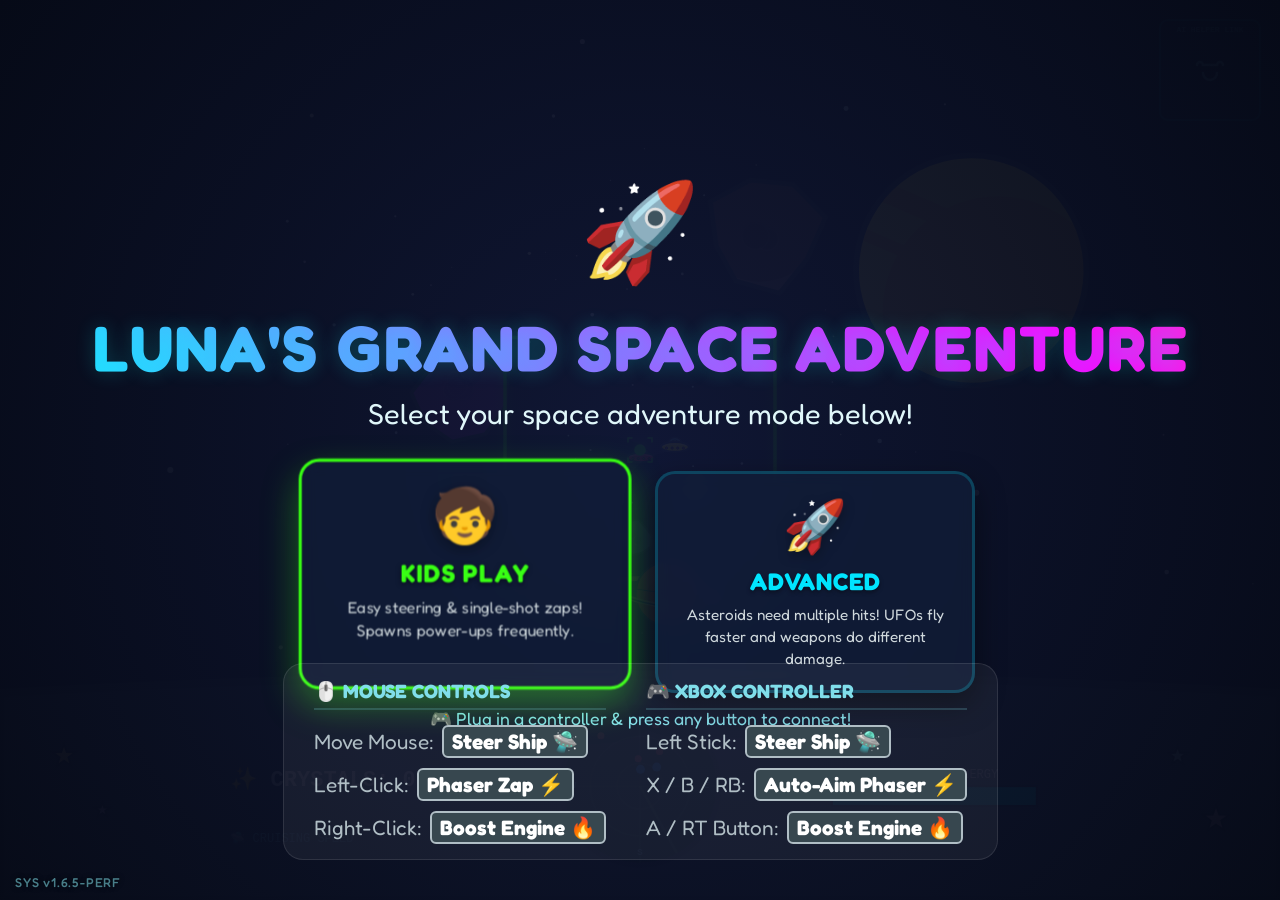
<file: index.html>
<!DOCTYPE html>
<html lang="en">
<head>
    <meta charset="UTF-8">
    <meta name="viewport" content="width=device-width, initial-scale=1.0, user-scalable=no">
    <title>🛸 Luna's Grand Space Adventure! 🛸</title>
    <meta name="description" content="A simple, colorful, first-person space flight simulator game designed for kids. Perfect for a monitor window in a rocket playset.">
    <link rel="stylesheet" href="style.css">
</head>
<body>

    <!-- Start Overlay Screen to enable browser Audio Context on click -->
    <div id="startOverlay">
        <div class="title-container">
            <div class="rocket-icon">🚀</div>
            <h1>LUNA'S GRAND SPACE ADVENTURE</h1>
            <p class="subtitle">Select your space adventure mode below!</p>
            
            <div class="mode-select-container">
                <button class="mode-btn child-mode" onclick="launchRocket('child', event)">
                    <div class="mode-emoji">🧒</div>
                    <div class="mode-title">KIDS PLAY</div>
                    <p class="mode-desc">Easy steering & single-shot zaps! Spawns power-ups frequently.</p>
                </button>
                <button class="mode-btn advanced-mode" onclick="launchRocket('advanced', event)">
                    <div class="mode-emoji">🚀</div>
                    <div class="mode-title">ADVANCED</div>
                    <p class="mode-desc">Asteroids need multiple hits! UFOs fly faster and weapons do different damage.</p>
                </button>
            </div>
            <p id="controllerHint" style="font-size: 1.1rem; color: #80deea; margin: 15px 0 0 0;">🎮 Plug in a controller & press any button to connect!</p>
            <div id="gamepadIndicator" style="display: none; color: #39ff14; font-size: 1.3rem; font-weight: bold; margin-top: 25px; text-shadow: 0 0 10px rgba(57,255,20,0.4); animation: pulse 1.5s infinite;">🎮 XBOX CONTROLLER CONNECTED! READY TO FLY!</div>
        </div>

        <div class="controls-guide">
            <div class="guide-group mouse-guide">
                <h3>🖱️ MOUSE CONTROLS</h3>
                <div class="guide-item">
                    <span>Move Mouse:</span>
                    <span class="mouse-btn">Steer Ship 🛸</span>
                </div>
                <div class="guide-item">
                    <span>Left-Click:</span>
                    <span class="mouse-btn">Phaser Zap ⚡</span>
                </div>
                <div class="guide-item">
                    <span>Right-Click:</span>
                    <span class="mouse-btn">Boost Engine 🔥</span>
                </div>
            </div>

            <div class="guide-group">
                <h3>🎮 XBOX CONTROLLER</h3>
                <div class="guide-item">
                    <span>Left Stick:</span>
                    <span class="mouse-btn">Steer Ship 🛸</span>
                </div>
                <div class="guide-item">
                    <span>X / B / RB:</span>
                    <span class="mouse-btn">Auto-Aim Phaser ⚡</span>
                </div>
                <div class="guide-item">
                    <span>A / RT Button:</span>
                    <span class="mouse-btn">Boost Engine 🔥</span>
                </div>
            </div>

            <div class="guide-group touch-guide">
                <h3>📱 TOUCH CONTROLS</h3>
                <div class="guide-item">
                    <span>Left Thumb:</span>
                    <span class="mouse-btn">Steer Joy 🕹️</span>
                </div>
                <div class="guide-item">
                    <span>FIRE Button:</span>
                    <span class="mouse-btn">Phaser Zap ⚡</span>
                </div>
                <div class="guide-item">
                    <span>BOOST Button:</span>
                    <span class="mouse-btn">Boost Engine 🔥</span>
                </div>
            </div>
        </div>
    </div>

    <!-- Gameplay Screen Canvas -->
    <canvas id="gameCanvas"></canvas>

    <!-- Game Over and High Score Overlay -->
    <div id="gameOverOverlay" class="hidden">
        <div class="game-over-container">
            <h1 class="game-over-title">🚀 GAME OVER 🚀</h1>
            <p id="gameOverScore" class="game-over-score">Score: 0 Crystals</p>
            
            <!-- High Score Submission Form (only visible if user qualifies) -->
            <div id="highScoreInputContainer" class="hidden">
                <p class="congrats-text">🎉 NEW HIGH SCORE! 🎉</p>
                <div class="input-row">
                    <input type="text" id="playerNameInput" placeholder="Enter Astronaut Name" maxlength="15">
                    <button id="submitScoreBtn" onclick="submitHighScore()">SUBMIT 💫</button>
                </div>
            </div>
            
            <!-- High Scores Board -->
            <div class="high-scores-board">
                <h2>🏆 TOP ASTRONAUTS 🏆</h2>
                <ol id="highScoresList">
                    <!-- Loaded dynamically -->
                </ol>
            </div>
            
            <button class="play-again-btn" id="playAgainButton" onclick="restartGame()">PLAY AGAIN 🔄</button>
        </div>
    </div>

    <!-- Touch Controls Gamepad Overlay -->
    <div id="touchControls">
        <div id="joystickContainer">
            <div id="joystickKnob"></div>
        </div>
        <div id="touchButtons">
            <button id="btnBoost" class="touch-btn boost-btn">BOOST</button>
            <button id="btnFire" class="touch-btn fire-btn">FIRE</button>
        </div>
    </div>

    <!-- Version Tag in the bottom left -->
    <div id="gameVersionTag" style="position: absolute; bottom: 10px; left: 15px; color: rgba(128, 222, 234, 0.55); font-family: 'Fredoka', sans-serif; font-size: 0.8rem; z-index: 1000; pointer-events: none; text-shadow: 0 0 5px rgba(0, 0, 0, 0.8); letter-spacing: 0.8px; font-weight: 500;">SYS v1.6.5-PERF</div>

    <!-- Load Game Components in proper dependency order -->
    <script src="sounds.js?v=1.6.5"></script>
    <script src="entities.js?v=1.6.5"></script>
    <script src="cockpit.js?v=1.6.5"></script>
    <script src="game.js?v=1.6.5"></script>

    <script>
        // Detect touch capability and add class to body immediately on load
        const isTouch = ('ontouchstart' in window || navigator.maxTouchPoints > 0);
        if (isTouch) {
            document.body.classList.add('touch-device');
        }

        function launchRocket(mode, event) {
            if (event) event.stopPropagation();

            // Set the game mode
            window.gameMode = mode;
            if (window.gameInstance) {
                window.gameInstance.setMode(mode);
            }

            // Hide the startup screen overlay
            const overlay = document.getElementById('startOverlay');
            overlay.classList.add('hidden');

            // Request pointer lock on launch for direct FPS look controls (desktop only)
            if (!isTouch) {
                const canvas = document.getElementById('gameCanvas');
                if (canvas && canvas.requestPointerLock) {
                    canvas.requestPointerLock();
                }
            }

            // Initialize synthesized sound effects
            if (window.sounds) {
                try {
                    window.sounds.init();
                    window.sounds.resume();
                    
                    // Trigger a friendly chime note sequence on launch
                    setTimeout(() => {
                        window.sounds.playAlienHappy();
                    }, 200);
                } catch (e) {
                    console.error("Audio Context Init error:", e);
                }
            }
        }

        // --- High Score and Game Over Support Functions ---
        const HIGH_SCORES_KEY = 'space_high_scores';

        // Global variables to store player location metadata
        window.playerIp = '127.0.0.1';
        window.playerFlag = '🚀';
        window.hasSubmittedCurrentScore = false;

        // Asynchronously fetch player location information on load
        fetch('https://ipwho.is/')
            .then(res => res.json())
            .then(data => {
                if (data && data.success !== false) {
                    window.playerIp = data.ip || '127.0.0.1';
                    window.playerFlag = data.flag ? data.flag.emoji : '🚀';
                }
            })
            .catch(err => {
                console.warn("Could not retrieve IP/Flag info (offline or adblocker enabled):", err);
            });

        function getHighScores() {
            try {
                const data = localStorage.getItem(HIGH_SCORES_KEY);
                if (data) return JSON.parse(data);
            } catch (e) {
                console.error("Error reading high scores:", e);
            }
            return [
                { name: "Luna 👧", score: 1000, flag: "🇨🇦", ip: "127.0.0.1" },
                { name: "Captain Mike 👨‍🚀", score: 750, flag: "🇺🇸", ip: "127.0.0.1" },
                { name: "Robot Helper 🤖", score: 500, flag: "🤖", ip: "127.0.0.1" },
                { name: "Alien Pip 👽", score: 250, flag: "🪐", ip: "127.0.0.1" },
                { name: "Space Whale 🐳", score: 100, flag: "🐳", ip: "127.0.0.1" }
            ];
        }

        function saveHighScores(scores) {
            localStorage.setItem(HIGH_SCORES_KEY, JSON.stringify(scores));
        }

        function checkQualifiesForHighScore(score) {
            const scores = getHighScores();
            if (scores.length < 10) return true;
            return score > scores[scores.length - 1].score;
        }

        function filterProfanity(name) {
            const badWords = ['fuck', 'shit', 'ass', 'bitch', 'crap', 'bastard', 'dick', 'pussy', 'cunt', 'whore', 'arse', 'cock', 'fag', 'slut', 'tit', 'boob', 'wank'];
            let filtered = name.trim();
            if (filtered.length > 15) {
                filtered = filtered.substring(0, 15);
            }
            const lowerName = filtered.toLowerCase();
            for (let word of badWords) {
                if (lowerName.includes(word)) {
                    const regex = new RegExp(word, 'gi');
                    filtered = filtered.replace(regex, '🚀');
                }
            }
            return filtered;
        }

        function addHighScore(name, score) {
            let scores = getHighScores();
            const cleanName = filterProfanity(name);
            scores.push({ 
                name: cleanName, 
                score: score, 
                flag: window.playerFlag || '🚀', 
                ip: window.playerIp || '127.0.0.1' 
            });
            scores.sort((a, b) => b.score - a.score);
            if (scores.length > 10) {
                scores = scores.slice(0, 10);
            }
            saveHighScores(scores);
            return scores;
        }

        function submitHighScore() {
            if (window.hasSubmittedCurrentScore) return;
            window.hasSubmittedCurrentScore = true;

            const btn = document.getElementById('submitScoreBtn');
            if (btn) btn.disabled = true;

            const input = document.getElementById('playerNameInput');
            const name = input.value.trim() || "Anonymous Astronaut";
            const score = window.gameInstance ? window.gameInstance.cockpit.score : 0;
            
            addHighScore(name, score);
            
            const inputContainer = document.getElementById('highScoreInputContainer');
            inputContainer.classList.add('hidden');
            input.value = '';
            
            if (window.gameInstance) {
                window.gameInstance.refreshHighScoresBoard();
            }
        }

        function restartGame() {
            window.hasSubmittedCurrentScore = false;
            const gameOverOverlay = document.getElementById('gameOverOverlay');
            if (gameOverOverlay) {
                gameOverOverlay.classList.add('hidden');
            }
            
            const startOverlay = document.getElementById('startOverlay');
            if (startOverlay) {
                startOverlay.classList.remove('hidden');
            }
            
            if (window.gameInstance) {
                window.gameInstance.gameOver = false;
                window.gameInstance.speed = 100;
                window.gameInstance.turnX = 0;
                window.gameInstance.turnY = 0;
                window.gameInstance.powerUps = [];
                window.gameInstance.aliens = [];
                window.gameInstance.asteroids.forEach(ast => ast.reset(window.gameInstance.width, window.gameInstance.height, true));
            }
        }

        // --- Arcade Cabinet Menu Keyboard Navigation ---
        let selectedMode = 'child';

        function updateStartScreenSelection() {
            const childBtn = document.querySelector('.child-mode');
            const advBtn = document.querySelector('.advanced-mode');
            if (childBtn && advBtn) {
                if (selectedMode === 'child') {
                    childBtn.classList.add('selected');
                    advBtn.classList.remove('selected');
                } else {
                    advBtn.classList.add('selected');
                    childBtn.classList.remove('selected');
                }
            }
        }

        // Listen for keys on menus
        window.addEventListener('keydown', (e) => {
            const startOverlay = document.getElementById('startOverlay');
            const isStartOverlayActive = startOverlay && !startOverlay.classList.contains('hidden');

            const gameOverOverlay = document.getElementById('gameOverOverlay');
            const isGameOverOverlayActive = gameOverOverlay && !gameOverOverlay.classList.contains('hidden');

            if (isStartOverlayActive) {
                if (e.key === 'ArrowLeft' || e.key === 'Left' || e.code === 'ArrowLeft' || e.key === 'a' || e.key === 'A') {
                    selectedMode = 'child';
                    updateStartScreenSelection();
                } else if (e.key === 'ArrowRight' || e.key === 'Right' || e.code === 'ArrowRight' || e.key === 'd' || e.key === 'D') {
                    selectedMode = 'advanced';
                    updateStartScreenSelection();
                } else if (e.key === ' ' || e.key === 'Enter' || e.code === 'Space' || e.code === 'Enter' || e.key === '1' || e.code === 'Digit1' || e.key === 'z' || e.key === 'Z' || e.code === 'KeyZ') {
                    e.preventDefault();
                    // Pressing key '1' (arcade Start) launches Kids Play ('child') directly
                    const modeToLaunch = (e.key === '1' || e.code === 'Digit1') ? 'child' : selectedMode;
                    launchRocket(modeToLaunch);
                }
            } else if (isGameOverOverlayActive) {
                if (e.key === ' ' || e.key === 'Enter' || e.code === 'Space' || e.code === 'Enter' || e.key === '1' || e.code === 'Digit1' || e.key === 'z' || e.key === 'Z' || e.code === 'KeyZ') {
                    const activeEl = document.activeElement;
                    const nameInput = document.getElementById('playerNameInput');
                    
                    if (activeEl === nameInput) {
                        e.preventDefault();
                        submitHighScore();
                    } else {
                        e.preventDefault();
                        restartGame();
                    }
                }
            }
        });

        // Initialize selection styling on startup
        window.addEventListener('load', () => {
            updateStartScreenSelection();
        });
    </script>
</body>
</html>
</file>
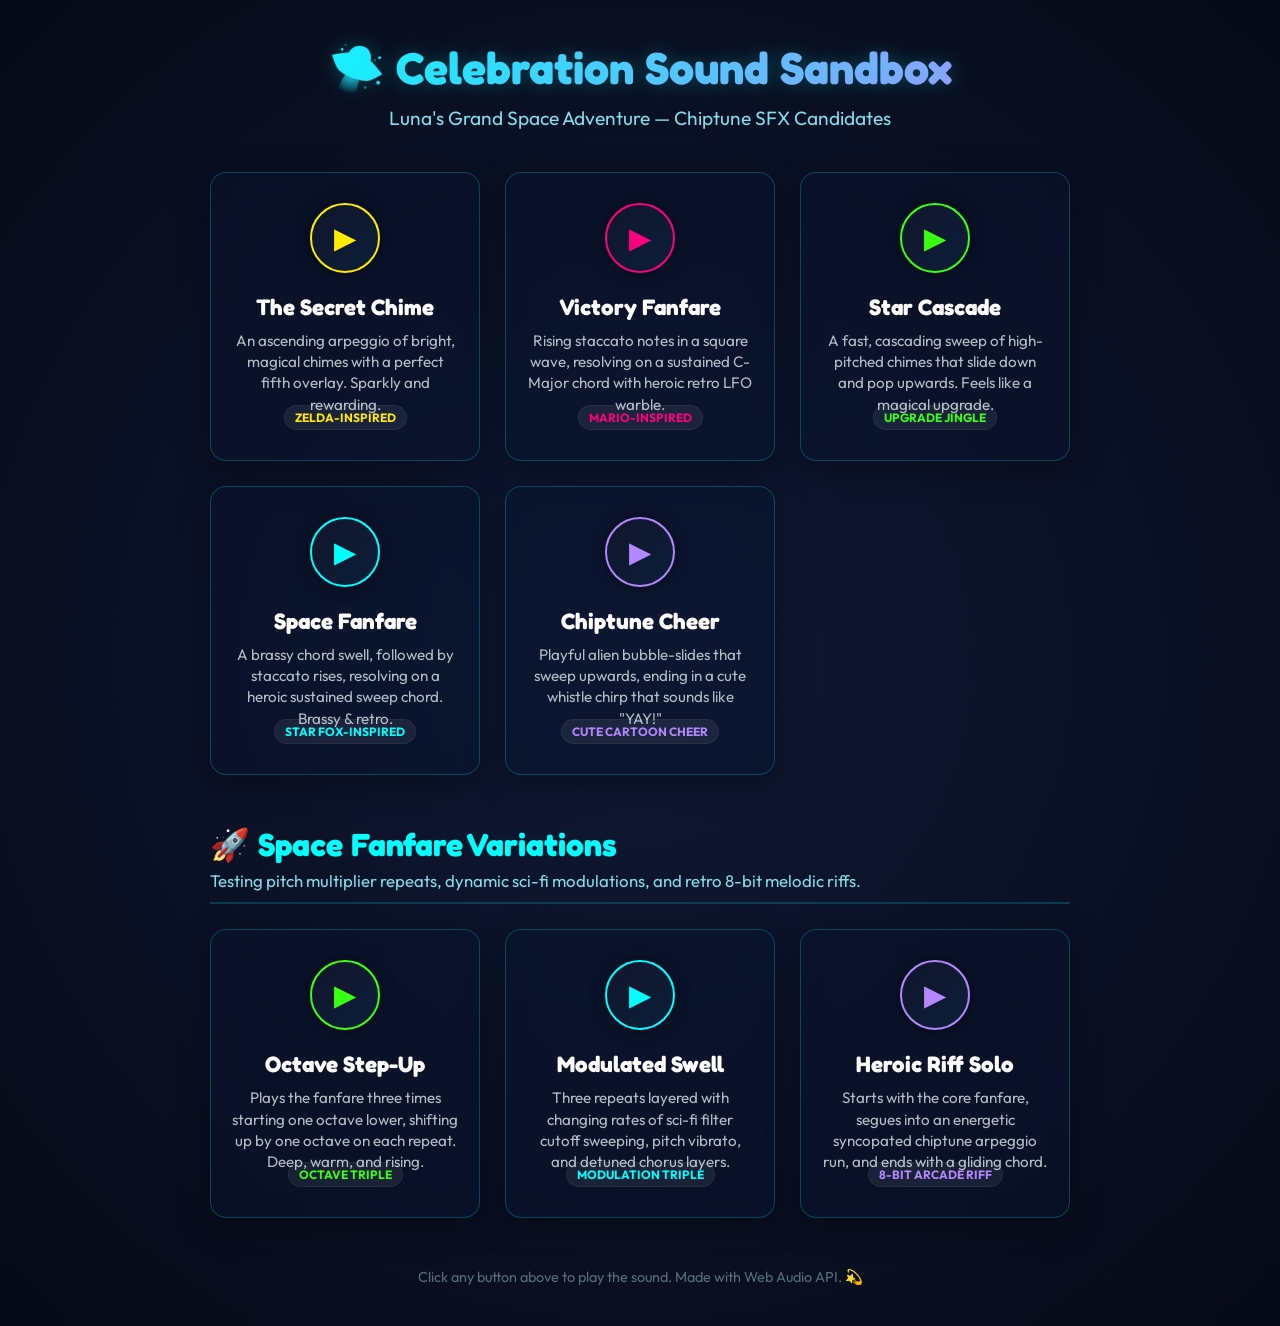
<file: sound_test.html>
<!DOCTYPE html>
<html lang="en">
<head>
    <meta charset="UTF-8">
    <meta name="viewport" content="width=device-width, initial-scale=1.0">
    <title>🛸 Sound Sandbox - Luna's Grand Space Adventure! 🛸</title>
    <link href="https://fonts.googleapis.com/css2?family=Fredoka:wght@400;600&family=Outfit:wght@400;700&display=swap" rel="stylesheet">
    <style>
        :root {
            --bg-color: #060a17;
            --card-bg: rgba(10, 22, 47, 0.45);
            --border-color: rgba(0, 229, 255, 0.25);
            --text-color: #ffffff;
            --neon-blue: #00ffff;
            --neon-pink: #ff007f;
            --neon-green: #39ff14;
            --neon-yellow: #ffea00;
            --neon-purple: #b388ff;
        }

        body {
            margin: 0;
            padding: 0;
            font-family: 'Outfit', sans-serif;
            background-color: var(--bg-color);
            background-image: radial-gradient(circle at center, #101935 0%, #060a17 100%);
            color: var(--text-color);
            min-height: 100vh;
            display: flex;
            flex-direction: column;
            align-items: center;
            justify-content: center;
            overflow-x: hidden;
        }

        .container {
            max-width: 900px;
            width: 90%;
            padding: 40px 20px;
            text-align: center;
            box-sizing: border-box;
        }

        header {
            margin-bottom: 40px;
        }

        h1 {
            font-family: 'Fredoka', sans-serif;
            font-size: 2.8rem;
            margin: 0 0 10px 0;
            background: linear-gradient(135deg, var(--neon-blue), var(--neon-purple));
            -webkit-background-clip: text;
            -webkit-text-fill-color: transparent;
            text-shadow: 0 0 20px rgba(0,255,255,0.25);
        }

        .subtitle {
            font-size: 1.2rem;
            color: #80deea;
            margin: 0;
        }

        .sandbox-grid {
            display: grid;
            grid-template-columns: repeat(auto-fit, minmax(250px, 1fr));
            gap: 25px;
            margin-bottom: 40px;
        }

        .sound-card {
            background: var(--card-bg);
            border: 1px solid var(--border-color);
            border-radius: 16px;
            padding: 30px 20px;
            backdrop-filter: blur(12px);
            -webkit-backdrop-filter: blur(12px);
            transition: all 0.3s cubic-bezier(0.4, 0, 0.2, 1);
            display: flex;
            flex-direction: column;
            align-items: center;
            box-shadow: 0 8px 32px 0 rgba(0, 0, 0, 0.37);
        }

        .sound-card:hover {
            transform: translateY(-8px);
            border-color: var(--hover-color);
            box-shadow: 0 12px 40px 0 var(--shadow-color);
        }

        .play-btn {
            width: 70px;
            height: 70px;
            border-radius: 50%;
            border: none;
            background: linear-gradient(135deg, #10162b, #0d1e3a);
            border: 2px solid var(--hover-color);
            color: var(--hover-color);
            font-size: 1.8rem;
            cursor: pointer;
            display: flex;
            align-items: center;
            justify-content: center;
            margin-bottom: 20px;
            transition: all 0.2s ease;
            box-shadow: 0 0 15px rgba(0, 0, 0, 0.5);
        }

        .play-btn:hover {
            background: var(--hover-color);
            color: #000;
            box-shadow: 0 0 25px var(--hover-color);
            transform: scale(1.08);
        }

        .play-btn:active {
            transform: scale(0.95);
        }

        h2 {
            font-family: 'Fredoka', sans-serif;
            font-size: 1.4rem;
            margin: 0 0 10px 0;
            color: #ffffff;
        }

        p {
            font-size: 0.95rem;
            color: #b0bec5;
            margin: 0;
            line-height: 1.4;
            height: 60px;
        }

        .card-tag {
            font-size: 0.75rem;
            font-weight: bold;
            text-transform: uppercase;
            padding: 4px 10px;
            border-radius: 20px;
            background: rgba(255,255,255,0.07);
            margin-top: 15px;
            color: var(--hover-color);
            border: 1px solid rgba(255,255,255,0.05);
        }

        footer {
            margin-top: 20px;
            color: #546e7a;
            font-size: 0.9rem;
        }

        /* Specific card colors on hover */
        .card-1 { --hover-color: var(--neon-yellow); --shadow-color: rgba(255, 234, 0, 0.15); }
        .card-2 { --hover-color: var(--neon-pink); --shadow-color: rgba(255, 0, 127, 0.15); }
        .card-3 { --hover-color: var(--neon-green); --shadow-color: rgba(57, 255, 20, 0.15); }
        .card-4 { --hover-color: var(--neon-blue); --shadow-color: rgba(0, 255, 255, 0.15); }
        .card-5 { --hover-color: var(--neon-purple); --shadow-color: rgba(179, 136, 255, 0.15); }

    </style>
</head>
<body>

    <div class="container">
        <header>
            <h1>🛸 Celebration Sound Sandbox</h1>
            <p class="subtitle" style="height: auto;">Luna's Grand Space Adventure — Chiptune SFX Candidates</p>
        </header>

        <div class="sandbox-grid">
            
            <!-- Sound 1 -->
            <div class="sound-card card-1">
                <button class="play-btn" onclick="playSecretChime()">▶</button>
                <h2>The Secret Chime</h2>
                <p>An ascending arpeggio of bright, magical chimes with a perfect fifth overlay. Sparkly and rewarding.</p>
                <div class="card-tag">ZELDA-INSPIRED</div>
            </div>

            <!-- Sound 2 -->
            <div class="sound-card card-2">
                <button class="play-btn" onclick="playVictoryFanfare()">▶</button>
                <h2>Victory Fanfare</h2>
                <p>Rising staccato notes in a square wave, resolving on a sustained C-Major chord with heroic retro LFO warble.</p>
                <div class="card-tag">MARIO-INSPIRED</div>
            </div>

            <!-- Sound 3 -->
            <div class="sound-card card-3">
                <button class="play-btn" onclick="playStarSparkles()">▶</button>
                <h2>Star Cascade</h2>
                <p>A fast, cascading sweep of high-pitched chimes that slide down and pop upwards. Feels like a magical upgrade.</p>
                <div class="card-tag">UPGRADE JINGLE</div>
            </div>

            <!-- Sound 4 -->
            <div class="sound-card card-4">
                <button class="play-btn" onclick="playSpaceFanfare()">▶</button>
                <h2>Space Fanfare</h2>
                <p>A brassy chord swell, followed by staccato rises, resolving on a heroic sustained sweep chord. Brassy & retro.</p>
                <div class="card-tag">STAR FOX-INSPIRED</div>
            </div>

            <!-- Sound 5 -->
            <div class="sound-card card-5">
                <button class="play-btn" onclick="playChiptuneCheer()">▶</button>
                <h2>Chiptune Cheer</h2>
                <p>Playful alien bubble-slides that sweep upwards, ending in a cute whistle chirp that sounds like "YAY!"</p>
                <div class="card-tag">CUTE CARTOON CHEER</div>
            </div>

        </div>

        <!-- Space Fanfare Variations Section -->
        <div style="margin: 50px 0 25px 0; text-align: left; border-bottom: 2px solid rgba(0, 229, 255, 0.2); padding-bottom: 10px; width: 100%;">
            <h2 style="font-family: 'Fredoka', sans-serif; font-size: 2rem; color: var(--neon-blue); margin: 0;">🚀 Space Fanfare Variations</h2>
            <p style="color: #80deea; font-size: 1.05rem; margin: 5px 0 0 0; height: auto;">Testing pitch multiplier repeats, dynamic sci-fi modulations, and retro 8-bit melodic riffs.</p>
        </div>

        <div class="sandbox-grid" style="margin-bottom: 50px;">
            <!-- Var 1 -->
            <div class="sound-card card-3">
                <button class="play-btn" onclick="playSpaceFanfareOctaves()">▶</button>
                <h2>Octave Step-Up</h2>
                <p>Plays the fanfare three times starting one octave lower, shifting up by one octave on each repeat. Deep, warm, and rising.</p>
                <div class="card-tag">OCTAVE TRIPLE</div>
            </div>

            <!-- Var 2 -->
            <div class="sound-card card-4">
                <button class="play-btn" onclick="playSpaceFanfareModulated()">▶</button>
                <h2>Modulated Swell</h2>
                <p>Three repeats layered with changing rates of sci-fi filter cutoff sweeping, pitch vibrato, and detuned chorus layers.</p>
                <div class="card-tag">MODULATION TRIPLE</div>
            </div>

            <!-- Var 3 -->
            <div class="sound-card card-5">
                <button class="play-btn" onclick="playSpaceFanfareRiff()">▶</button>
                <h2>Heroic Riff Solo</h2>
                <p>Starts with the core fanfare, segues into an energetic syncopated chiptune arpeggio run, and ends with a gliding chord.</p>
                <div class="card-tag">8-BIT ARCADE RIFF</div>
            </div>
        </div>

        <footer>
            Click any button above to play the sound. Made with Web Audio API. 💫
        </footer>
    </div>

    <script>
        let ctx = null;

        function initAudio() {
            if (!ctx) {
                const AudioContext = window.AudioContext || window.webkitAudioContext;
                ctx = new AudioContext();
            }
            if (ctx.state === 'suspended') {
                ctx.resume();
            }
        }

        // 1. Zelda-inspired Secret Chime
        function playSecretChime() {
            initAudio();
            const now = ctx.currentTime;
            const notes = [392.00, 370.00, 311.13, 220.00, 207.65, 329.63, 415.30, 523.25]; // G4, F#4, D#4, A3, G#3, E4, G#4, C5
            const melody = notes.map(n => n * 2); // Pitch up by 1 octave for chime range
            
            melody.forEach((freq, idx) => {
                const osc1 = ctx.createOscillator();
                const osc2 = ctx.createOscillator();
                const gain = ctx.createGain();
                
                osc1.type = 'sine'; // Pure whistle/chime
                osc1.frequency.setValueAtTime(freq, now + idx * 0.075);
                
                osc2.type = 'triangle'; // Warm body
                osc2.frequency.setValueAtTime(freq * 1.5, now + idx * 0.075); // Perfect fifth chord layer
                
                gain.gain.setValueAtTime(0.09, now + idx * 0.075);
                gain.gain.linearRampToValueAtTime(0.001, now + idx * 0.075 + 0.14);
                
                osc1.connect(gain);
                osc2.connect(gain);
                gain.connect(ctx.destination);
                
                osc1.start(now + idx * 0.075);
                osc2.start(now + idx * 0.075);
                osc1.stop(now + idx * 0.075 + 0.15);
                osc2.stop(now + idx * 0.075 + 0.15);
            });
        }

        // 2. Mario-inspired Victory Fanfare
        function playVictoryFanfare() {
            initAudio();
            const now = ctx.currentTime;
            
            const arpeggio = [261.63, 329.63, 392.00, 523.25, 659.25, 783.99]; // C4, E4, G4, C5, E5, G5
            const chord = [523.25, 659.25, 783.99, 1046.50]; // C5, E5, G5, C6
            
            arpeggio.forEach((freq, idx) => {
                const osc = ctx.createOscillator();
                const gain = ctx.createGain();
                
                osc.type = 'square'; // Chiptune lead pulse
                osc.frequency.setValueAtTime(freq, now + idx * 0.08);
                
                gain.gain.setValueAtTime(0.06, now + idx * 0.08);
                gain.gain.linearRampToValueAtTime(0.001, now + idx * 0.08 + 0.08);
                
                osc.connect(gain);
                gain.connect(ctx.destination);
                
                osc.start(now + idx * 0.08);
                osc.stop(now + idx * 0.08 + 0.09);
            });
            
            const chordTime = now + arpeggio.length * 0.08;
            chord.forEach((freq) => {
                const osc = ctx.createOscillator();
                const gain = ctx.createGain();
                
                // Add a cute vibrato LFO
                const lfo = ctx.createOscillator();
                const lfoGain = ctx.createGain();
                lfo.frequency.setValueAtTime(8.5, chordTime);
                lfoGain.gain.setValueAtTime(8, chordTime);
                lfo.connect(lfoGain);
                lfoGain.connect(osc.frequency);
                
                osc.type = 'square';
                osc.frequency.setValueAtTime(freq, chordTime);
                
                gain.gain.setValueAtTime(0.05, chordTime);
                gain.gain.linearRampToValueAtTime(0.001, chordTime + 0.45);
                
                osc.connect(gain);
                gain.connect(ctx.destination);
                
                lfo.start(chordTime);
                osc.start(chordTime);
                
                lfo.stop(chordTime + 0.45);
                osc.stop(chordTime + 0.45);
            });
        }

        // 3. Shimmering Star Sparkles (Magical Upgrade)
        function playStarSparkles() {
            initAudio();
            const now = ctx.currentTime;
            
            // Shimmering cascading pentatonic drops resolving upwards
            const notes = [1567.98, 1318.51, 1174.66, 1046.50, 880.00, 783.99, 880.00, 1046.50, 1318.51, 1567.98];
            
            notes.forEach((freq, idx) => {
                const osc = ctx.createOscillator();
                const gain = ctx.createGain();
                
                osc.type = 'sine';
                osc.frequency.setValueAtTime(freq, now + idx * 0.045);
                osc.frequency.exponentialRampToValueAtTime(freq * 0.95, now + idx * 0.045 + 0.05); // Tiny slide
                
                gain.gain.setValueAtTime(0.08, now + idx * 0.045);
                gain.gain.linearRampToValueAtTime(0.001, now + idx * 0.045 + 0.05);
                
                osc.connect(gain);
                gain.connect(ctx.destination);
                
                osc.start(now + idx * 0.045);
                osc.stop(now + idx * 0.045 + 0.06);
            });
        }

        // 4. Sci-Fi Space Fanfare (Star Fox-inspired)
        function playSpaceFanfare() {
            initAudio();
            const now = ctx.currentTime;
            
            const steps = [
                { type: 'chord', freqs: [196.00, 293.66, 392.00], time: 0, dur: 0.22 }, // G3 swell
                { type: 'note', freq: 392.00, time: 0.22, dur: 0.1 }, 
                { type: 'note', freq: 440.00, time: 0.32, dur: 0.1 }, 
                { type: 'note', freq: 493.88, time: 0.42, dur: 0.1 }, 
                { type: 'chord', freqs: [523.25, 659.25, 783.99, 1046.50], time: 0.52, dur: 0.55 } // Triumphant resolve
            ];
            
            steps.forEach((step) => {
                const triggerTime = now + step.time;
                if (step.type === 'chord') {
                    step.freqs.forEach((freq) => {
                        const osc = ctx.createOscillator();
                        const gain = ctx.createGain();
                        const lfo = ctx.createOscillator();
                        const lfoGain = ctx.createGain();
                        
                        lfo.frequency.setValueAtTime(6.5, triggerTime);
                        lfoGain.gain.setValueAtTime(7, triggerTime);
                        lfo.connect(lfoGain);
                        lfoGain.connect(osc.frequency);
                        
                        osc.type = 'sawtooth';
                        osc.frequency.setValueAtTime(freq, triggerTime);
                        
                        const filter = ctx.createBiquadFilter();
                        filter.type = 'bandpass';
                        filter.frequency.setValueAtTime(freq * 2.3, triggerTime);
                        filter.Q.value = 1.2;
                        
                        gain.gain.setValueAtTime(0.06, triggerTime);
                        gain.gain.linearRampToValueAtTime(0.001, triggerTime + step.dur);
                        
                        osc.connect(filter);
                        filter.connect(gain);
                        gain.connect(ctx.destination);
                        
                        lfo.start(triggerTime);
                        osc.start(triggerTime);
                        
                        lfo.stop(triggerTime + step.dur);
                        osc.stop(triggerTime + step.dur);
                    });
                } else {
                    const osc = ctx.createOscillator();
                    const gain = ctx.createGain();
                    
                    osc.type = 'triangle';
                    osc.frequency.setValueAtTime(step.freq, triggerTime);
                    
                    gain.gain.setValueAtTime(0.12, triggerTime);
                    gain.gain.linearRampToValueAtTime(0.001, triggerTime + step.dur);
                    
                    osc.connect(gain);
                    gain.connect(ctx.destination);
                    
                    osc.start(triggerTime);
                    osc.stop(triggerTime + step.dur);
                }
            });
        }

        // 5. Retro Chiptune Cheer (Alien "Yay" sequence)
        function playChiptuneCheer() {
            initAudio();
            const now = ctx.currentTime;
            
            const notes = [523.25, 659.25, 783.99, 1046.50];
            notes.forEach((freq, idx) => {
                const osc = ctx.createOscillator();
                const gain = ctx.createGain();
                
                osc.type = 'triangle';
                osc.frequency.setValueAtTime(freq, now + idx * 0.05);
                osc.frequency.exponentialRampToValueAtTime(freq * 1.3, now + idx * 0.05 + 0.1);
                
                gain.gain.setValueAtTime(0.09, now + idx * 0.05);
                gain.gain.linearRampToValueAtTime(0.001, now + idx * 0.05 + 0.1);
                
                osc.connect(gain);
                gain.connect(ctx.destination);
                
                osc.start(now + idx * 0.05);
                osc.stop(now + idx * 0.05 + 0.11);
            });
            
            // Upward high sine chirp representing the YAY!
            const chirpTime = now + 0.22;
            const osc = ctx.createOscillator();
            const gain = ctx.createGain();
            
            osc.type = 'sine';
            osc.frequency.setValueAtTime(1174.66, chirpTime); // D6
            osc.frequency.linearRampToValueAtTime(1567.98, chirpTime + 0.14); // G6
            
            gain.gain.setValueAtTime(0.08, chirpTime);
            gain.gain.linearRampToValueAtTime(0.001, chirpTime + 0.14);
            
            osc.connect(gain);
            gain.connect(ctx.destination);
            
            osc.start(chirpTime);
            osc.stop(chirpTime + 0.15);
        }

        // --- Space Fanfare Variations ---

        // Variation 1: Octave Step-Up (Triumphant climb)
        function playSpaceFanfareOctaves() {
            initAudio();
            const now = ctx.currentTime;
            
            const triggerMotif = (delay, pitchMult, volMult) => {
                const triggerTime = now + delay;
                const steps = [
                    { type: 'chord', freqs: [196.00, 293.66, 392.00], time: 0, dur: 0.22 },
                    { type: 'note', freq: 392.00, time: 0.22, dur: 0.1 }, 
                    { type: 'note', freq: 440.00, time: 0.32, dur: 0.1 }, 
                    { type: 'note', freq: 493.88, time: 0.42, dur: 0.1 }, 
                    { type: 'chord', freqs: [523.25, 659.25, 783.99, 1046.50], time: 0.52, dur: 0.55 }
                ];
                
                steps.forEach((step) => {
                    const stepTime = triggerTime + step.time;
                    if (step.type === 'chord') {
                        step.freqs.forEach((freq) => {
                            const osc = ctx.createOscillator();
                            const gain = ctx.createGain();
                            const lfo = ctx.createOscillator();
                            const lfoGain = ctx.createGain();
                            
                            lfo.frequency.setValueAtTime(6.5, stepTime);
                            lfoGain.gain.setValueAtTime(7 * pitchMult, stepTime);
                            lfo.connect(lfoGain);
                            lfoGain.connect(osc.frequency);
                            
                            osc.type = 'sawtooth';
                            osc.frequency.setValueAtTime(freq * pitchMult, stepTime);
                            
                            const filter = ctx.createBiquadFilter();
                            filter.type = 'bandpass';
                            filter.frequency.setValueAtTime(freq * pitchMult * 2.3, stepTime);
                            filter.Q.value = 1.2;
                            
                            gain.gain.setValueAtTime(0.04 * volMult, stepTime);
                            gain.gain.linearRampToValueAtTime(0.001, stepTime + step.dur);
                            
                            osc.connect(filter);
                            filter.connect(gain);
                            gain.connect(ctx.destination);
                            
                            lfo.start(stepTime);
                            osc.start(stepTime);
                            
                            lfo.stop(stepTime + step.dur);
                            osc.stop(stepTime + step.dur);
                        });
                    } else {
                        const osc = ctx.createOscillator();
                        const gain = ctx.createGain();
                        
                        osc.type = 'triangle';
                        osc.frequency.setValueAtTime(step.freq * pitchMult, stepTime);
                        
                        gain.gain.setValueAtTime(0.09 * volMult, stepTime);
                        gain.gain.linearRampToValueAtTime(0.001, stepTime + step.dur);
                        
                        osc.connect(gain);
                        gain.connect(ctx.destination);
                        
                        osc.start(stepTime);
                        osc.stop(stepTime + step.dur);
                    }
                });
            };
            
            triggerMotif(0, 0.5, 1.20);   // Start 1 octave lower, slightly louder (1.20x)
            triggerMotif(0.85, 1.0, 1.00); // Standard octave
            triggerMotif(1.70, 2.0, 0.80); // 1 octave higher

            // Ascending chiptune flourish at the end (pitched 1 octave lower, final note held longer)
            const flourishTime = now + 2.30; // Starts right as the final high chord hits
            const flourishNotes = [523.25, 587.33, 659.25, 783.99, 880.00, 1046.50, 1318.51, 1567.98, 2093.00]; // One octave lower (C5 to C7)
            
            flourishNotes.forEach((freq, idx) => {
                const osc = ctx.createOscillator();
                const gain = ctx.createGain();
                
                osc.type = 'sine'; // pure magical chime
                osc.frequency.setValueAtTime(freq, flourishTime + idx * 0.045); // fast 45ms step duration
                
                const isLast = idx === flourishNotes.length - 1;
                const noteDur = isLast ? 1.25 : 0.08; // Hold final note for 1.25s (extra beat)
                const vol = isLast ? 0.09 : 0.055;
                
                gain.gain.setValueAtTime(vol, flourishTime + idx * 0.045);
                gain.gain.linearRampToValueAtTime(0.001, flourishTime + idx * 0.045 + noteDur);
                
                osc.connect(gain);
                gain.connect(ctx.destination);
                
                osc.start(flourishTime + idx * 0.045);
                osc.stop(flourishTime + idx * 0.045 + noteDur + 0.01);
            });
        }

        // Variation 2: Modulated Swell (Evolving retro sweeps)
        function playSpaceFanfareModulated() {
            initAudio();
            const now = ctx.currentTime;
            
            const triggerMotifMod = (delay, pitchMult, volMult, modType) => {
                const triggerTime = now + delay;
                const steps = [
                    { type: 'chord', freqs: [196.00, 293.66, 392.00], time: 0, dur: 0.22 },
                    { type: 'note', freq: 392.00, time: 0.22, dur: 0.1 }, 
                    { type: 'note', freq: 440.00, time: 0.32, dur: 0.1 }, 
                    { type: 'note', freq: 493.88, time: 0.42, dur: 0.1 }, 
                    { type: 'chord', freqs: [523.25, 659.25, 783.99, 1046.50], time: 0.52, dur: 0.55 }
                ];
                
                steps.forEach((step) => {
                    const stepTime = triggerTime + step.time;
                    if (step.type === 'chord') {
                        step.freqs.forEach((freq) => {
                            const playSynth = (detuneAmt) => {
                                const osc = ctx.createOscillator();
                                const gain = ctx.createGain();
                                
                                osc.type = 'sawtooth';
                                osc.frequency.setValueAtTime(freq * pitchMult, stepTime);
                                osc.detune.setValueAtTime(detuneAmt, stepTime);
                                
                                // Biquad Filter
                                const filter = ctx.createBiquadFilter();
                                filter.type = 'bandpass';
                                filter.frequency.setValueAtTime(freq * pitchMult * 2.3, stepTime);
                                filter.Q.value = 1.5;
                                
                                // LFO setups based on modulation type
                                let lfo = null;
                                let lfoGain = null;
                                
                                if (modType === 2) {
                                    // Filter sweep LFO (wah-wah)
                                    lfo = ctx.createOscillator();
                                    lfoGain = ctx.createGain();
                                    lfo.frequency.setValueAtTime(7.0, stepTime); // 7Hz filter sweep
                                    lfoGain.gain.setValueAtTime(freq * pitchMult * 0.8, stepTime); // modulation depth
                                    lfo.connect(lfoGain);
                                    lfoGain.connect(filter.frequency);
                                } else if (modType === 3) {
                                    // Pitch LFO (extreme sci-fi vibrato)
                                    lfo = ctx.createOscillator();
                                    lfoGain = ctx.createGain();
                                    lfo.frequency.setValueAtTime(11.0, stepTime); // 11Hz fast pitch vibrato
                                    lfoGain.gain.setValueAtTime(20 * pitchMult, stepTime); // vibrato depth
                                    lfo.connect(lfoGain);
                                    lfoGain.connect(osc.frequency);
                                    
                                    // Exponential sweep of cutoff filter
                                    filter.frequency.exponentialRampToValueAtTime(freq * pitchMult * 4.0, stepTime + step.dur);
                                } else {
                                    // ModType 1: standard subtle vibrato
                                    lfo = ctx.createOscillator();
                                    lfoGain = ctx.createGain();
                                    lfo.frequency.setValueAtTime(4.5, stepTime);
                                    lfoGain.gain.setValueAtTime(4 * pitchMult, stepTime);
                                    lfo.connect(lfoGain);
                                    lfoGain.connect(osc.frequency);
                                }
                                
                                gain.gain.setValueAtTime(0.03 * volMult, stepTime);
                                gain.gain.linearRampToValueAtTime(0.001, stepTime + step.dur);
                                
                                osc.connect(filter);
                                filter.connect(gain);
                                gain.connect(ctx.destination);
                                
                                osc.start(stepTime);
                                if (lfo) lfo.start(stepTime);
                                
                                osc.stop(stepTime + step.dur);
                                if (lfo) lfo.stop(stepTime + step.dur);
                            };
                            
                            if (modType === 3) {
                                // Chorus detune layer
                                playSynth(-15);
                                playSynth(15);
                            } else {
                                playSynth(0);
                            }
                        });
                    } else {
                        // Triangles for lead notes
                        const osc = ctx.createOscillator();
                        const gain = ctx.createGain();
                        
                        osc.type = 'triangle';
                        osc.frequency.setValueAtTime(step.freq * pitchMult, stepTime);
                        
                        if (modType === 3) {
                            const lfo = ctx.createOscillator();
                            const lfoGain = ctx.createGain();
                            lfo.frequency.setValueAtTime(10, stepTime);
                            lfoGain.gain.setValueAtTime(10, stepTime);
                            lfo.connect(lfoGain);
                            lfoGain.connect(osc.frequency);
                            lfo.start(stepTime);
                            lfo.stop(stepTime + step.dur);
                        }
                        
                        gain.gain.setValueAtTime(0.07 * volMult, stepTime);
                        gain.gain.linearRampToValueAtTime(0.001, stepTime + step.dur);
                        
                        osc.connect(gain);
                        gain.connect(ctx.destination);
                        
                        osc.start(stepTime);
                        osc.stop(stepTime + step.dur);
                    }
                });
            };
            
            triggerMotifMod(0, 1.0, 1.0, 1);       // Normal, low mod
            triggerMotifMod(0.85, 2.0, 0.85, 2);   // Octave up, filter mod
            triggerMotifMod(1.70, 4.0, 0.70, 3);   // Double octave up, detune + heavy pitch mod
        }

        // Variation 3: Heroic Riff Solo (8-Bit Arcade Riff)
        function playSpaceFanfareRiff() {
            initAudio();
            const now = ctx.currentTime;
            
            // Helper to play a single note on a square wave
            const playSquare = (freq, timeOffset, dur, vol = 0.05) => {
                const osc = ctx.createOscillator();
                const gain = ctx.createGain();
                
                osc.type = 'square';
                osc.frequency.setValueAtTime(freq, now + timeOffset);
                
                gain.gain.setValueAtTime(vol, now + timeOffset);
                gain.gain.linearRampToValueAtTime(0.001, now + timeOffset + dur);
                
                osc.connect(gain);
                gain.connect(ctx.destination);
                osc.start(now + timeOffset);
                osc.stop(now + timeOffset + dur + 0.01);
            };

            // Helper to play a single note on a triangle wave
            const playTriangle = (freq, timeOffset, dur, vol = 0.08) => {
                const osc = ctx.createOscillator();
                const gain = ctx.createGain();
                
                osc.type = 'triangle';
                osc.frequency.setValueAtTime(freq, now + timeOffset);
                
                gain.gain.setValueAtTime(vol, now + timeOffset);
                gain.gain.linearRampToValueAtTime(0.001, now + timeOffset + dur);
                
                osc.connect(gain);
                gain.connect(ctx.destination);
                osc.start(now + timeOffset);
                osc.stop(now + timeOffset + dur + 0.01);
            };

            // Helper to play a chord with filter sweep
            const playBrassyChord = (freqs, timeOffset, dur, vol = 0.04, slideFreqs = null) => {
                freqs.forEach((freq, idx) => {
                    const osc1 = ctx.createOscillator();
                    const osc2 = ctx.createOscillator();
                    const gain = ctx.createGain();
                    
                    osc1.type = 'sawtooth';
                    osc1.frequency.setValueAtTime(freq, now + timeOffset);
                    osc2.type = 'sawtooth';
                    osc2.frequency.setValueAtTime(freq * 0.995, now + timeOffset); // subtle detune
                    
                    if (slideFreqs && slideFreqs[idx]) {
                        osc1.frequency.linearRampToValueAtTime(slideFreqs[idx], now + timeOffset + dur * 0.7);
                        osc2.frequency.linearRampToValueAtTime(slideFreqs[idx] * 0.995, now + timeOffset + dur * 0.7);
                    }
                    
                    const filter = ctx.createBiquadFilter();
                    filter.type = 'bandpass';
                    filter.frequency.setValueAtTime(freq * 2.3, now + timeOffset);
                    filter.frequency.exponentialRampToValueAtTime(freq * 3.5, now + timeOffset + dur);
                    filter.Q.value = 1.0;
                    
                    gain.gain.setValueAtTime(vol, now + timeOffset);
                    gain.gain.linearRampToValueAtTime(0.001, now + timeOffset + dur);
                    
                    osc1.connect(filter);
                    osc2.connect(filter);
                    filter.connect(gain);
                    gain.connect(ctx.destination);
                    
                    osc1.start(now + timeOffset);
                    osc2.start(now + timeOffset);
                    osc1.stop(now + timeOffset + dur);
                    osc2.stop(now + timeOffset + dur);
                });
            };

            // --- 1. Main Space Fanfare Motif (0.0s - 0.8s) ---
            playBrassyChord([196.00, 293.66, 392.00], 0.0, 0.22, 0.04); // G3 swell
            playTriangle(392.00, 0.22, 0.08); // G4
            playTriangle(440.00, 0.30, 0.08); // A4
            playTriangle(493.88, 0.38, 0.08); // B4
            playBrassyChord([523.25, 659.25, 783.99, 1046.50], 0.46, 0.30, 0.035); // C5 chord

            // --- 2. Syncopated Chiptune Melody (0.8s - 1.5s) ---
            playSquare(659.25, 0.76, 0.08);  // E5
            playSquare(783.99, 0.84, 0.08);  // G5
            playSquare(880.00, 0.92, 0.08);  // A5
            playSquare(1046.50, 1.00, 0.12); // C6 (accented)
            playSquare(987.77, 1.12, 0.08);  // B5
            playSquare(783.99, 1.20, 0.08);  // G5
            playSquare(659.25, 1.28, 0.08);  // E5
            playSquare(587.33, 1.36, 0.08);  // D5
            playSquare(523.25, 1.44, 0.12);  // C5

            // --- 3. Double-Time Ascending Scale (1.6s - 2.1s) ---
            playSquare(523.25, 1.60, 0.05);  // C5
            playSquare(659.25, 1.65, 0.05);  // E5
            playSquare(783.99, 1.70, 0.05);  // G5
            playSquare(1046.50, 1.75, 0.05); // C6
            playSquare(587.33, 1.80, 0.05);  // D5
            playSquare(698.46, 1.85, 0.05);  // F5
            playSquare(880.00, 1.90, 0.05);  // A5
            playSquare(1174.66, 1.95, 0.05); // D6
            playSquare(1318.51, 2.00, 0.05); // E6
            playSquare(1567.98, 2.05, 0.08); // G6

            // --- 4. Grand Triumphant Final Chord with pitch slide & high sparkles (2.15s - 3.2s) ---
            // Slide C5 -> E5, E5 -> G5, G5 -> C6, C6 -> E6
            playBrassyChord(
                [523.25, 659.25, 783.99, 1046.50], 
                2.15, 
                1.0, 
                0.035, 
                [659.25, 783.99, 1046.50, 1318.51]
            );
            
            // Sparkly arpeggio layer on top of final chord
            const sparkles = [1567.98, 1975.53, 2093.00, 2637.02, 3135.96]; // G6, B6, C7, E7, G7
            sparkles.forEach((freq, idx) => {
                const osc = ctx.createOscillator();
                const gain = ctx.createGain();
                osc.type = 'sine';
                osc.frequency.setValueAtTime(freq, now + 2.15 + idx * 0.06);
                
                gain.gain.setValueAtTime(0.04, now + 2.15 + idx * 0.06);
                gain.gain.linearRampToValueAtTime(0.001, now + 2.15 + idx * 0.06 + 0.12);
                
                osc.connect(gain);
                gain.connect(ctx.destination);
                osc.start(now + 2.15 + idx * 0.06);
                osc.stop(now + 2.15 + idx * 0.06 + 0.15);
            });
        }
    </script>
</body>
</html>
</file>
<file: style.css>
/* Import a cute rounded font for kids space adventure */
@import url('https://fonts.googleapis.com/css2?family=Fredoka:wght@400;600;700&display=swap');

* {
    box-sizing: border-box;
    user-select: none;
    -webkit-user-select: none;
}

body, html {
    margin: 0;
    padding: 0;
    width: 100%;
    height: 100%;
    overflow: hidden;
    background-color: #060a17;
    font-family: 'Fredoka', 'Segoe UI', Roboto, Helvetica, Arial, sans-serif;
}

/* Position the canvas to fill the window */
#gameCanvas {
    display: block;
    width: 100vw;
    height: 100vh;
    cursor: none; /* Hide default cursor to use custom crosshair */
}

/* Cute Start Overlay Screen */
#startOverlay {
    position: absolute;
    top: 0;
    left: 0;
    width: 100vw;
    height: 100vh;
    background: radial-gradient(circle, rgba(16,23,53,0.95) 0%, rgba(6,10,23,0.98) 100%);
    display: flex;
    flex-direction: column;
    align-items: center;
    justify-content: center;
    z-index: 10;
    color: #ffffff;
    transition: opacity 0.8s ease, visibility 0.8s ease;
    cursor: pointer;
    text-align: center;
}

#startOverlay.hidden {
    opacity: 0;
    visibility: hidden;
    pointer-events: none;
}

/* Interactive elements inside start overlay */
.title-container {
    animation: float 3s ease-in-out infinite;
}

h1 {
    font-size: clamp(2rem, 5vw, 4.5rem);
    margin: 0 0 10px 0;
    font-weight: 700;
    letter-spacing: 2px;
    background: linear-gradient(45deg, #00ffff, #ff00ff, #ffea00, #39ff14);
    background-size: 300% 300%;
    -webkit-background-clip: text;
    -webkit-text-fill-color: transparent;
    animation: rainbowText 6s ease infinite;
    text-shadow: 0 0 20px rgba(0,255,255,0.2);
}

p.subtitle {
    font-size: clamp(1rem, 2.5vw, 1.8rem);
    color: #e0f7fa;
    margin: 0 0 40px 0;
    font-weight: 400;
}

.rocket-icon {
    font-size: clamp(3rem, 8vw, 6rem);
    margin-bottom: 20px;
    display: inline-block;
    animation: shake 0.5s ease-in-out infinite alternate;
}

.launch-btn {
    padding: 15px 40px;
    font-size: clamp(1.2rem, 3vw, 2.2rem);
    font-weight: 700;
    color: #ffffff;
    background: linear-gradient(135deg, #ff9800 0%, #ff5722 100%);
    border: 4px solid #ffffff;
    border-radius: 50px;
    box-shadow: 0 10px 25px rgba(255,87,34,0.4);
    animation: pulse 1.8s infinite;
    transition: transform 0.2s;
}

.launch-btn:hover {
    transform: scale(1.08);
}

/* Instructions footer */
.controls-guide {
    position: absolute;
    bottom: 40px;
    display: flex;
    gap: 40px;
    font-size: clamp(0.9rem, 2vw, 1.3rem);
    color: #b0bec5;
    background: rgba(255, 255, 255, 0.05);
    padding: 15px 30px;
    border-radius: 20px;
    border: 1px solid rgba(255, 255, 255, 0.1);
}

.guide-item {
    display: flex;
    align-items: center;
    gap: 8px;
}

.mouse-btn {
    background-color: #37474f;
    border: 2px solid #b0bec5;
    padding: 2px 8px;
    border-radius: 6px;
    color: #ffffff;
    font-weight: bold;
}

/* Animations */
@keyframes float {
    0% { transform: translateY(0px); }
    50% { transform: translateY(-15px); }
    100% { transform: translateY(0px); }
}

@keyframes shake {
    0% { transform: rotate(-3deg) translate(-2px, 0); }
    100% { transform: rotate(3deg) translate(2px, -2px); }
}

@keyframes rainbowText {
    0% { background-position: 0% 50%; }
    50% { background-position: 100% 50%; }
    100% { background-position: 0% 50%; }
}

@keyframes pulse {
    0% {
        box-shadow: 0 0 0 0 rgba(255, 87, 34, 0.7);
    }
    70% {
        box-shadow: 0 0 0 20px rgba(255, 87, 34, 0);
    }
    100% {
        box-shadow: 0 0 0 0 rgba(255, 87, 34, 0);
    }
}

.guide-group {
    display: flex;
    flex-direction: column;
    gap: 10px;
    text-align: left;
}

.guide-group h3 {
    margin: 0 0 5px 0;
    font-size: clamp(0.9rem, 1.8vw, 1.2rem);
    color: #80deea;
    border-bottom: 2px solid rgba(128, 222, 234, 0.2);
    padding-bottom: 5px;
}

/* Touch Controls Gamepad Overlay */
#touchControls {
    position: absolute;
    bottom: 0;
    left: 0;
    width: 100%;
    height: 100%;
    pointer-events: none; /* Let canvas clicks pass through */
    z-index: 5;
    display: none; /* Hidden by default, shown via JS on touch devices */
}

#joystickContainer {
    position: absolute;
    bottom: 40px;
    left: 40px;
    width: 130px;
    height: 130px;
    background: rgba(255, 255, 255, 0.1);
    border: 3px solid rgba(255, 255, 255, 0.25);
    border-radius: 50%;
    pointer-events: auto;
    touch-action: none;
    display: flex;
    align-items: center;
    justify-content: center;
    box-shadow: 0 4px 15px rgba(0,0,0,0.5);
    backdrop-filter: blur(2px);
    -webkit-backdrop-filter: blur(2px);
}

#joystickKnob {
    width: 60px;
    height: 60px;
    background: radial-gradient(circle, #ffffff 0%, #b0bec5 100%);
    border: 3px solid #37474f;
    border-radius: 50%;
    box-shadow: 0 4px 10px rgba(0,0,0,0.4);
    touch-action: none;
}

#touchButtons {
    position: absolute;
    bottom: 40px;
    right: 40px;
    display: flex;
    gap: 25px;
    pointer-events: auto;
}

.touch-btn {
    width: 90px;
    height: 90px;
    border-radius: 50%;
    border: 4px solid #ffffff;
    font-family: 'Fredoka', sans-serif;
    font-size: 1.15rem;
    font-weight: bold;
    color: #ffffff;
    text-shadow: 0 2px 4px rgba(0,0,0,0.4);
    box-shadow: 0 8px 20px rgba(0,0,0,0.5);
    touch-action: none;
    display: flex;
    align-items: center;
    justify-content: center;
    outline: none;
    cursor: pointer;
    user-select: none;
    -webkit-user-select: none;
}

.boost-btn {
    background: linear-gradient(135deg, #ff9800 0%, #ff5722 100%);
    box-shadow: 0 8px 20px rgba(255, 87, 34, 0.35), inset 0 4px 8px rgba(255,255,255,0.4);
}

.boost-btn:active {
    transform: scale(0.92);
    box-shadow: 0 4px 10px rgba(255, 87, 34, 0.2);
}

.fire-btn {
    background: linear-gradient(135deg, #00ffff 0%, #00acc1 100%);
    box-shadow: 0 8px 20px rgba(0, 188, 212, 0.35), inset 0 4px 8px rgba(255,255,255,0.4);
}

.fire-btn:active {
    transform: scale(0.92);
    box-shadow: 0 4px 10px rgba(0, 188, 212, 0.2);
}

/* Responsive Scaling for Mobile Screens and Landscape Views */
@media (max-width: 768px) or (max-height: 500px) {
    .controls-guide {
        position: relative;
        bottom: auto;
        margin-top: 15px;
        gap: 15px;
        padding: 10px 15px;
        flex-wrap: wrap;
        justify-content: center;
    }
    
    .title-container h1 {
        font-size: 2.0rem;
    }
    
    .title-container p.subtitle {
        margin-bottom: 20px;
    }
    
    .rocket-icon {
        margin-bottom: 10px;
    }
}

@media (max-height: 480px) {
    #joystickContainer {
        width: 100px;
        height: 100px;
        bottom: 20px;
        left: 20px;
    }
    
    #joystickKnob {
        width: 46px;
        height: 46px;
    }
    
    #touchButtons {
        bottom: 20px;
        right: 20px;
        gap: 15px;
    }
    
    .touch-btn {
        width: 75px;
        height: 75px;
        font-size: 0.95rem;
        border-width: 3px;
    }
}

/* Guide Columns Visibility Rules */
.touch-guide {
    display: none !important;
}

.touch-device .touch-guide {
    display: flex !important;
}

.touch-device .mouse-guide {
    display: none !important;
}

/* Portrait Orientation - Stack Buttons Vertically to Prevent Overlaps */
@media (orientation: portrait) {
    #touchButtons {
        flex-direction: column-reverse; /* BOOST on bottom, FIRE on top */
        bottom: 25px;
        right: 25px;
        gap: 15px;
    }
    
    #joystickContainer {
        bottom: 25px;
        left: 25px;
        width: 110px;
        height: 110px;
    }
    
    #joystickKnob {
        width: 50px;
        height: 50px;
    }
    
    .touch-btn {
        width: 80px;
        height: 80px;
        font-size: 1.05rem;
        border-width: 3.5px;
    }
}

/* ----------------------------------------------------
   Mode Selection Landing Page Styles
   ---------------------------------------------------- */
.mode-select-container {
    display: flex;
    gap: 30px;
    margin: 25px 0 15px 0;
    justify-content: center;
    flex-wrap: wrap;
    pointer-events: auto; /* Allow button clicks */
}

.mode-btn {
    width: clamp(200px, 40vw, 320px);
    padding: 20px 24px;
    background: rgba(18, 30, 58, 0.7);
    border: 3px solid rgba(0, 229, 255, 0.2);
    border-radius: 20px;
    color: #ffffff;
    cursor: pointer;
    font-family: 'Fredoka', sans-serif;
    transition: all 0.3s cubic-bezier(0.175, 0.885, 0.32, 1.275);
    box-shadow: 0 12px 30px rgba(0,0,0,0.45);
    display: flex;
    flex-direction: column;
    align-items: center;
    backdrop-filter: blur(8px);
    -webkit-backdrop-filter: blur(8px);
    outline: none;
}

.mode-btn:hover, .mode-btn.selected {
    transform: translateY(-8px) scale(1.04);
}

.mode-btn:active {
    transform: translateY(-2px) scale(0.98);
}

.mode-btn.child-mode:hover, .mode-btn.child-mode.selected {
    border-color: #39ff14;
    box-shadow: 0 15px 35px rgba(57, 255, 20, 0.35);
}

.mode-btn.advanced-mode:hover, .mode-btn.advanced-mode.selected {
    border-color: #d500f9;
    box-shadow: 0 15px 35px rgba(213, 0, 249, 0.35);
}

.mode-emoji {
    font-size: clamp(2.2rem, 5vw, 3.2rem);
    margin-bottom: 10px;
    filter: drop-shadow(0 4px 6px rgba(0,0,0,0.3));
}

.mode-title {
    font-size: clamp(1.1rem, 3.5vw, 1.5rem);
    font-weight: 700;
    letter-spacing: 1px;
    margin-bottom: 8px;
    text-shadow: 0 2px 4px rgba(0,0,0,0.4);
}

.mode-btn.child-mode .mode-title {
    color: #39ff14;
}

.mode-btn.advanced-mode .mode-title {
    color: #00e5ff;
}

.mode-desc {
    font-size: clamp(0.78rem, 2.2vw, 0.95rem);
    line-height: 1.45;
    color: #cfd8dc;
    margin: 0;
    text-align: center;
}

/* Make start overlay layout scrollable if needed on super small vertical viewports */
#startOverlay {
    overflow-y: auto;
    padding: 30px 10px;
}

/* ----------------------------------------------------
   Game Over & High Score Overlay Styles
   ---------------------------------------------------- */
#gameOverOverlay {
    position: absolute;
    top: 0;
    left: 0;
    width: 100vw;
    height: 100vh;
    background: radial-gradient(circle, rgba(16,23,53,0.96) 0%, rgba(6,10,23,0.98) 100%);
    display: flex;
    flex-direction: column;
    align-items: center;
    justify-content: center;
    z-index: 20;
    color: #ffffff;
    transition: opacity 0.5s ease, visibility 0.5s ease;
    overflow-y: auto;
    padding: 20px 10px;
    font-family: 'Fredoka', sans-serif;
    box-sizing: border-box;
}

#gameOverOverlay.hidden {
    opacity: 0;
    visibility: hidden;
    pointer-events: none;
}

.game-over-container {
    width: clamp(280px, 90vw, 520px);
    background: rgba(18, 30, 58, 0.85);
    border: 3px solid rgba(0, 229, 255, 0.25);
    border-radius: 24px;
    padding: 25px;
    box-shadow: 0 15px 45px rgba(0,0,0,0.6);
    backdrop-filter: blur(10px);
    -webkit-backdrop-filter: blur(10px);
    text-align: center;
    display: flex;
    flex-direction: column;
    align-items: center;
    gap: 18px;
    box-sizing: border-box;
}

.game-over-title {
    font-size: clamp(2.0rem, 6vw, 3.2rem);
    color: #ff1744;
    text-shadow: 0 0 15px rgba(255,23,68,0.5);
    margin: 0;
    font-weight: 700;
    letter-spacing: 2px;
}

.game-over-score {
    font-size: clamp(1.2rem, 3.5vw, 1.8rem);
    color: #00e5ff;
    text-shadow: 0 0 10px rgba(0,229,255,0.4);
    margin: 0;
    font-weight: bold;
}

#highScoreInputContainer {
    width: 100%;
    background: rgba(255, 64, 129, 0.1);
    border: 2px dashed rgba(255, 64, 129, 0.5);
    border-radius: 16px;
    padding: 12px;
    box-sizing: border-box;
    display: flex;
    flex-direction: column;
    gap: 8px;
}

.congrats-text {
    color: #ff4081;
    font-weight: bold;
    font-size: 1.1rem;
    margin: 0;
    text-shadow: 0 0 8px rgba(255,64,129,0.3);
}

.input-row {
    display: flex;
    flex-direction: column;
    gap: 12px;
    width: 100%;
}

#playerNameInput {
    flex: 1;
    padding: 10px 14px;
    border-radius: 12px;
    border: 2px solid rgba(0,229,255,0.3);
    background: rgba(10,18,36,0.8);
    color: #ffffff;
    font-size: 1.0rem;
    font-family: 'Fredoka', sans-serif;
    outline: none;
    transition: all 0.3s;
}

#playerNameInput:focus {
    border-color: #00e5ff;
    box-shadow: 0 0 10px rgba(0,229,255,0.25);
}

#submitScoreBtn {
    padding: 10px 20px;
    border-radius: 12px;
    border: none;
    background: linear-gradient(135deg, #ff4081, #ff80ab);
    color: white;
    font-family: 'Fredoka', sans-serif;
    font-weight: bold;
    font-size: 1.0rem;
    cursor: pointer;
    box-shadow: 0 4px 15px rgba(255,64,129,0.4);
    transition: all 0.3s;
}

#submitScoreBtn:hover {
    transform: translateY(-2px);
    box-shadow: 0 6px 20px rgba(255,64,129,0.6);
}

#submitScoreBtn:disabled {
    opacity: 0.5;
    cursor: not-allowed;
    transform: none;
    box-shadow: none;
}

.high-scores-board {
    width: 100%;
    background: rgba(10,18,36,0.6);
    border-radius: 16px;
    border: 1.5px solid rgba(255,255,255,0.1);
    padding: 12px 18px;
    box-sizing: border-box;
}

.high-scores-board h2 {
    font-size: clamp(1.1rem, 3vw, 1.3rem);
    color: #ffd700;
    margin: 0 0 10px 0;
    text-shadow: 0 0 10px rgba(255,215,0,0.3);
}

#highScoresList {
    margin: 0;
    padding: 0;
    list-style: none;
    text-align: left;
    display: flex;
    flex-direction: column;
    gap: 6px;
}

#highScoresList li {
    display: flex;
    justify-content: space-between;
    font-size: clamp(0.9rem, 2.5vw, 1.05rem);
    border-bottom: 1.5px dashed rgba(255,255,255,0.06);
    padding-bottom: 4px;
    font-family: 'Courier New', Courier, monospace;
    font-weight: bold;
}

#highScoresList li:last-child {
    border-bottom: none;
}

#highScoresList .rank {
    color: #ffb74d;
    width: 32px;
}

#highScoresList .name {
    flex: 1;
    color: #e0e0e0;
    white-space: nowrap;
    overflow: hidden;
    text-overflow: ellipsis;
    padding-right: 10px;
}

#highScoresList .score {
    color: #00e5ff;
}

.play-again-btn {
    width: 100%;
    padding: 14px 20px;
    border-radius: 16px;
    border: none;
    background: linear-gradient(135deg, #00e5ff, #00b0ff);
    color: white;
    font-family: 'Fredoka', sans-serif;
    font-weight: bold;
    font-size: 1.2rem;
    cursor: pointer;
    box-shadow: 0 4px 15px rgba(0,229,255,0.4);
    transition: all 0.3s;
    letter-spacing: 1px;
}

.play-again-btn:hover {
    transform: translateY(-3px) scale(1.01);
    box-shadow: 0 8px 25px rgba(0,229,255,0.6);
}
</file>
